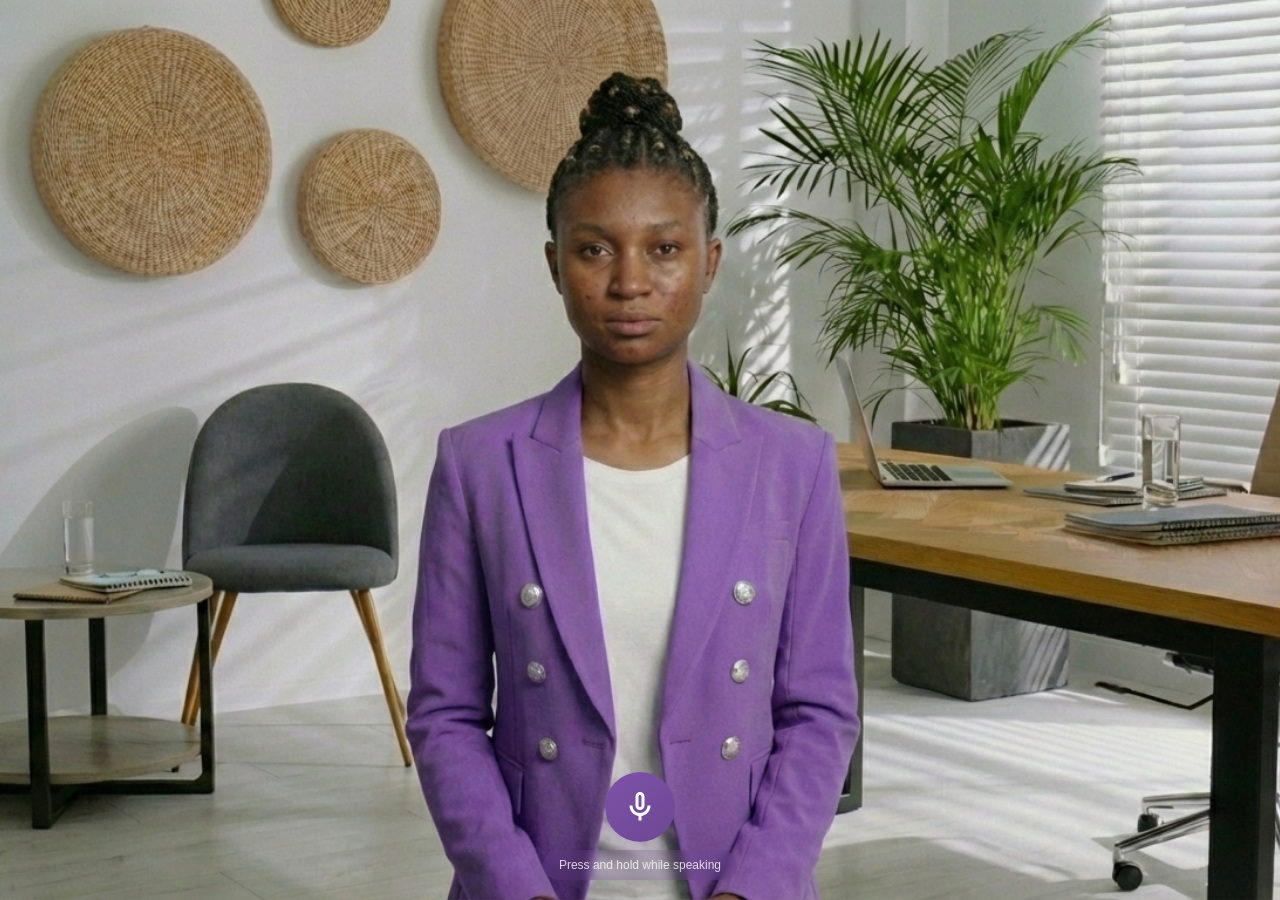
<file: index.html>
<!DOCTYPE html>
<html lang="en">

<head>
    <meta charset="UTF-8">
    <meta name="viewport" content="width=device-width, initial-scale=1.0, maximum-scale=1.0, user-scalable=no">
    <title>Interactive Avatar</title>
    <link rel="stylesheet" href="styles.css">
</head>

<body>
    <div class="app-container">
        <!-- Background Base Image (always visible, prevents black) -->
        <div class="background-layer">
            <img src="assets/base.jpeg" alt="Background" class="base-image" id="baseImage">
        </div>

        <!-- Video Container (on top of background) -->
        <div class="video-container">
            <video id="videoA" class="avatar-video active" playsinline></video>
            <video id="videoB" class="avatar-video" playsinline></video>
        </div>

        <!-- UI Toggle Button (invisible, top-left corner) -->
        <button id="toggleUI" class="toggle-ui-btn" title="Toggle UI"></button>

        <!-- UI Overlay (on top of everything) -->
        <div class="ui-overlay" id="uiOverlay">
            <!-- Top Section: Info Banner -->
            <div class="top-section">
                <div class="info-banner">
                    <div class="info-pill">
                        <span class="label">State</span>
                        <span id="stateText" class="value">Idle</span>
                    </div>
                    <div class="info-pill">
                        <span class="label">Video</span>
                        <span id="videoName" class="value">--</span>
                    </div>
                    <div class="info-pill timer-pill">
                        <span class="label">Time</span>
                        <span id="videoTimer" class="value timer-value">00:00 / 00:00</span>
                    </div>
                </div>
            </div>

            <!-- Bottom Section: Transcription + Button -->
            <div class="bottom-section">
                <!-- Transcription Display -->
                <div class="transcription-container" id="transcriptionContainer">
                    <div class="transcription-header">
                        <div class="transcription-label">Transcription</div>
                        <div class="transcription-status recording" id="transcriptionStatus">Recording</div>
                    </div>
                    <div class="transcription-text" id="transcriptionText" dir="rtl"></div>
                </div>

                <!-- Push to Talk Button -->
                <div class="button-container">
                    <button id="pushToTalk" class="push-to-talk-btn">
                        <div class="btn-inner">
                            <svg class="mic-icon" viewBox="0 0 24 24" fill="currentColor">
                                <path
                                    d="M12 14c1.66 0 3-1.34 3-3V5c0-1.66-1.34-3-3-3S9 3.34 9 5v6c0 1.66 1.34 3 3 3zm-1-9c0-.55.45-1 1-1s1 .45 1 1v6c0 .55-.45 1-1 1s-1-.45-1-1V5z" />
                                <path
                                    d="M17 11c0 2.76-2.24 5-5 5s-5-2.24-5-5H5c0 3.53 2.61 6.43 6 6.92V21h2v-3.08c3.39-.49 6-3.39 6-6.92h-2z" />
                            </svg>
                        </div>
                        <div class="btn-pulse"></div>
                    </button>
                    <div class="button-hint" id="buttonHint">Press and hold while speaking</div>
                </div>
            </div>
        </div>
    </div>

    <script src="agent.js"></script>
    <script src="app.js"></script>
</body>

</html>
</file>
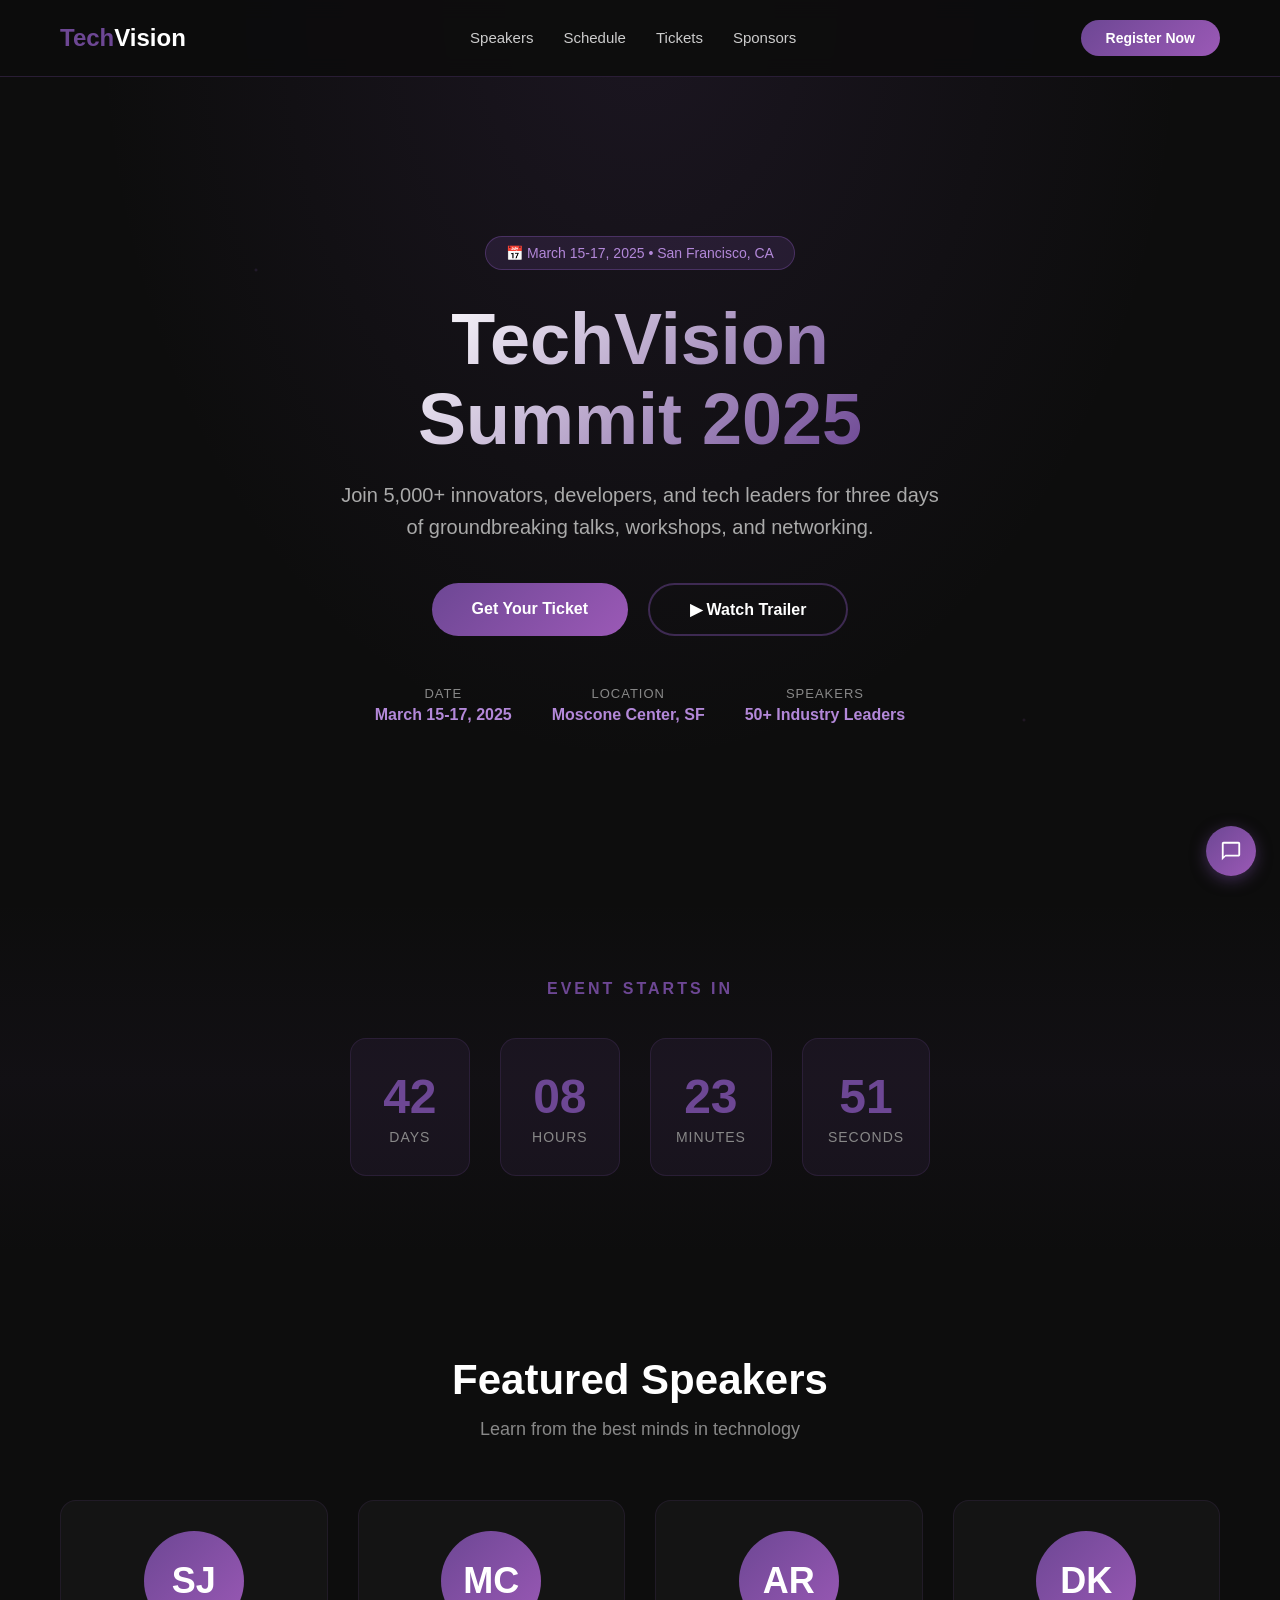
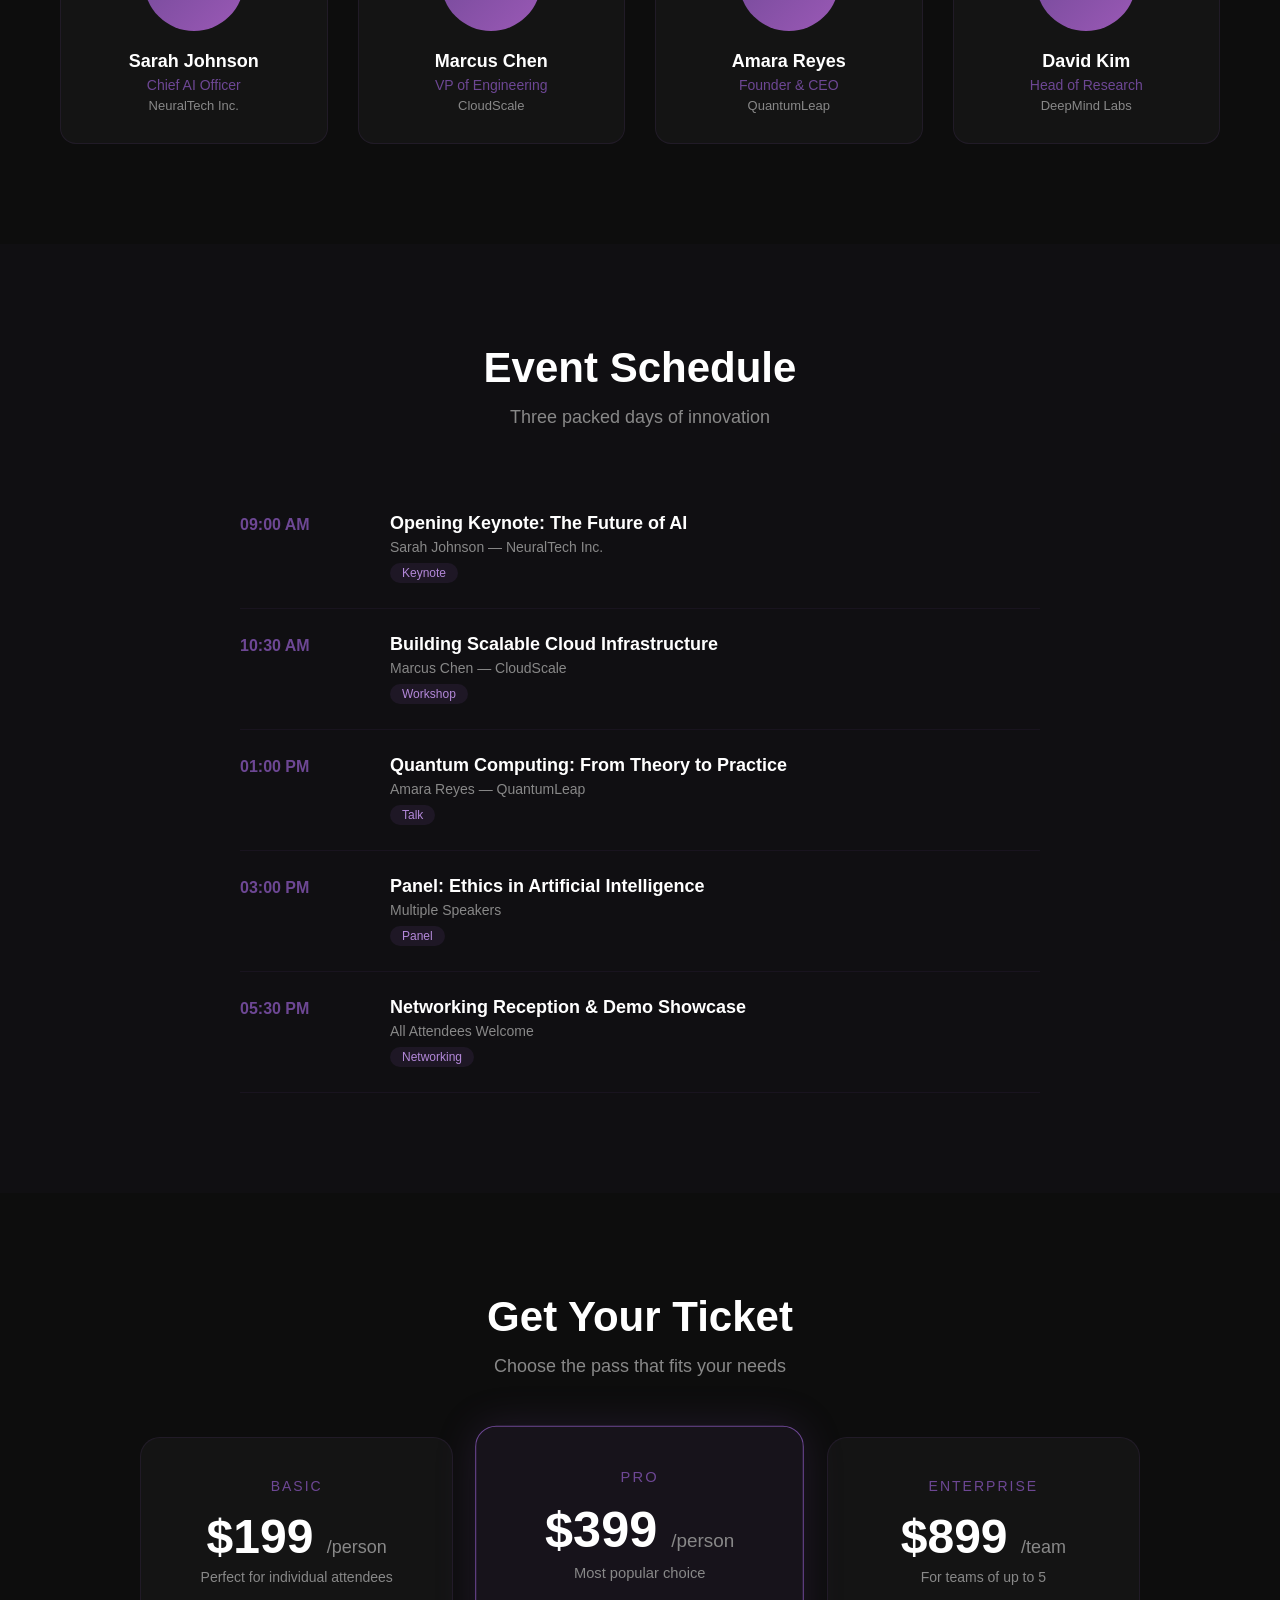
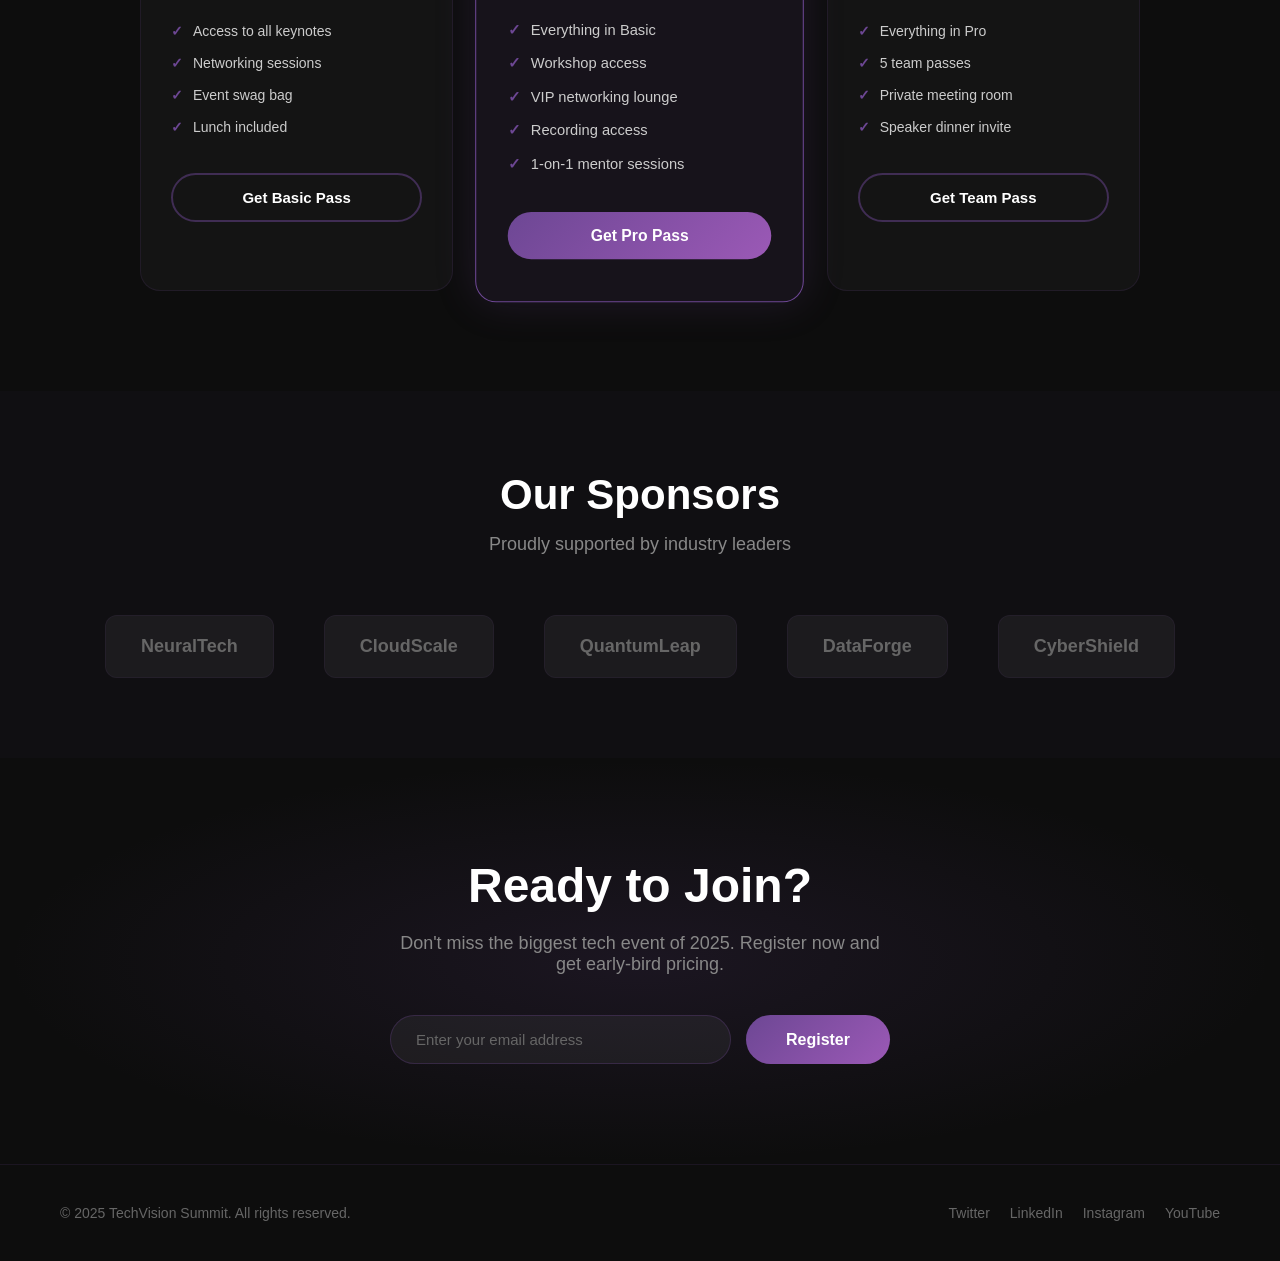
<file: test.html>
<!DOCTYPE html>
<html lang="en">

<head>
    <meta charset="UTF-8">
    <meta name="viewport" content="width=device-width, initial-scale=1.0">
    <title>TechVision Summit 2025</title>
    <style>
        * {
            margin: 0;
            padding: 0;
            box-sizing: border-box;
        }

        body {
            background-color: #0d0d0d;
            color: #ffffff;
            font-family: 'Segoe UI', Arial, sans-serif;
            overflow-x: hidden;
        }

        /* Navigation */
        nav {
            display: flex;
            justify-content: space-between;
            align-items: center;
            padding: 20px 60px;
            background: rgba(13, 13, 13, 0.95);
            position: fixed;
            width: 100%;
            top: 0;
            z-index: 100;
            backdrop-filter: blur(10px);
            border-bottom: 1px solid rgba(109, 71, 148, 0.3);
        }

        nav .logo {
            font-size: 24px;
            font-weight: bold;
            color: #6D4794;
        }

        nav .logo span {
            color: #ffffff;
        }

        nav ul {
            list-style: none;
            display: flex;
            gap: 30px;
        }

        nav ul li a {
            text-decoration: none;
            color: #cccccc;
            font-size: 15px;
            transition: color 0.3s;
        }

        nav ul li a:hover {
            color: #6D4794;
        }

        nav .register-btn {
            background: linear-gradient(135deg, #6D4794, #9b59b6);
            color: white;
            border: none;
            padding: 10px 25px;
            border-radius: 25px;
            cursor: pointer;
            font-size: 14px;
            font-weight: 600;
            transition: transform 0.3s, box-shadow 0.3s;
        }

        nav .register-btn:hover {
            transform: scale(1.05);
            box-shadow: 0 0 20px rgba(109, 71, 148, 0.5);
        }

        /* Hero Section */
        .hero {
            min-height: 100vh;
            display: flex;
            flex-direction: column;
            justify-content: center;
            align-items: center;
            text-align: center;
            padding: 120px 20px 60px;
            background: radial-gradient(ellipse at center top, rgba(109, 71, 148, 0.15) 0%, transparent 60%);
            position: relative;
        }

        .hero::before {
            content: '';
            position: absolute;
            top: 0;
            left: 0;
            width: 100%;
            height: 100%;
            background-image:
                radial-gradient(2px 2px at 20% 30%, rgba(109, 71, 148, 0.3), transparent),
                radial-gradient(2px 2px at 40% 70%, rgba(155, 89, 182, 0.2), transparent),
                radial-gradient(2px 2px at 60% 40%, rgba(109, 71, 148, 0.3), transparent),
                radial-gradient(2px 2px at 80% 80%, rgba(155, 89, 182, 0.2), transparent);
            animation: twinkle 4s ease-in-out infinite alternate;
        }

        @keyframes twinkle {
            0% { opacity: 0.5; }
            100% { opacity: 1; }
        }

        .hero-badge {
            display: inline-block;
            background: rgba(109, 71, 148, 0.2);
            border: 1px solid rgba(109, 71, 148, 0.5);
            padding: 8px 20px;
            border-radius: 25px;
            font-size: 14px;
            color: #b388d9;
            margin-bottom: 30px;
            z-index: 1;
        }

        .hero h1 {
            font-size: 72px;
            font-weight: 800;
            line-height: 1.1;
            margin-bottom: 20px;
            z-index: 1;
            background: linear-gradient(135deg, #ffffff, #6D4794);
            -webkit-background-clip: text;
            -webkit-text-fill-color: transparent;
            background-clip: text;
        }

        .hero p {
            font-size: 20px;
            color: #aaaaaa;
            max-width: 600px;
            margin-bottom: 40px;
            z-index: 1;
            line-height: 1.6;
        }

        .hero-buttons {
            display: flex;
            gap: 20px;
            z-index: 1;
        }

        .btn-primary {
            background: linear-gradient(135deg, #6D4794, #9b59b6);
            color: white;
            border: none;
            padding: 15px 40px;
            border-radius: 30px;
            font-size: 16px;
            font-weight: 600;
            cursor: pointer;
            transition: transform 0.3s, box-shadow 0.3s;
        }

        .btn-primary:hover {
            transform: translateY(-2px);
            box-shadow: 0 10px 30px rgba(109, 71, 148, 0.4);
        }

        .btn-secondary {
            background: transparent;
            color: #ffffff;
            border: 2px solid rgba(109, 71, 148, 0.5);
            padding: 15px 40px;
            border-radius: 30px;
            font-size: 16px;
            font-weight: 600;
            cursor: pointer;
            transition: all 0.3s;
        }

        .btn-secondary:hover {
            background: rgba(109, 71, 148, 0.1);
            border-color: #6D4794;
        }

        .hero-date {
            margin-top: 50px;
            display: flex;
            gap: 40px;
            z-index: 1;
        }

        .hero-date .info-item {
            text-align: center;
        }

        .hero-date .info-item span {
            display: block;
            font-size: 13px;
            color: #888;
            margin-bottom: 5px;
            text-transform: uppercase;
            letter-spacing: 1px;
        }

        .hero-date .info-item strong {
            color: #b388d9;
            font-size: 16px;
        }

        /* Countdown Section */
        .countdown-section {
            padding: 80px 20px;
            text-align: center;
            background: linear-gradient(180deg, transparent, rgba(109, 71, 148, 0.05), transparent);
        }

        .countdown-section h2 {
            font-size: 16px;
            text-transform: uppercase;
            letter-spacing: 3px;
            color: #6D4794;
            margin-bottom: 40px;
        }

        .countdown {
            display: flex;
            justify-content: center;
            gap: 30px;
        }

        .countdown-item {
            background: rgba(109, 71, 148, 0.1);
            border: 1px solid rgba(109, 71, 148, 0.2);
            border-radius: 16px;
            padding: 30px 25px;
            min-width: 120px;
        }

        .countdown-item .number {
            font-size: 48px;
            font-weight: 800;
            color: #6D4794;
            display: block;
        }

        .countdown-item .label {
            font-size: 14px;
            color: #888;
            text-transform: uppercase;
            letter-spacing: 1px;
            margin-top: 5px;
            display: block;
        }

        /* Speakers Section */
        .speakers {
            padding: 100px 60px;
        }

        .section-header {
            text-align: center;
            margin-bottom: 60px;
        }

        .section-header h2 {
            font-size: 42px;
            font-weight: 700;
            margin-bottom: 15px;
        }

        .section-header p {
            color: #888;
            font-size: 18px;
        }

        .speakers-grid {
            display: grid;
            grid-template-columns: repeat(4, 1fr);
            gap: 30px;
            max-width: 1200px;
            margin: 0 auto;
        }

        .speaker-card {
            background: rgba(255, 255, 255, 0.03);
            border: 1px solid rgba(109, 71, 148, 0.15);
            border-radius: 16px;
            padding: 30px;
            text-align: center;
            transition: transform 0.3s, box-shadow 0.3s;
        }

        .speaker-card:hover {
            transform: translateY(-5px);
            box-shadow: 0 10px 40px rgba(109, 71, 148, 0.2);
        }

        .speaker-avatar {
            width: 100px;
            height: 100px;
            border-radius: 50%;
            background: linear-gradient(135deg, #6D4794, #9b59b6);
            margin: 0 auto 20px;
            display: flex;
            align-items: center;
            justify-content: center;
            font-size: 36px;
            font-weight: 700;
            color: white;
        }

        .speaker-card h3 {
            font-size: 18px;
            margin-bottom: 5px;
        }

        .speaker-card .role {
            color: #6D4794;
            font-size: 14px;
            margin-bottom: 5px;
        }

        .speaker-card .company {
            color: #888;
            font-size: 13px;
        }

        /* Schedule Section */
        .schedule {
            padding: 100px 60px;
            background: rgba(109, 71, 148, 0.03);
        }

        .schedule-timeline {
            max-width: 800px;
            margin: 0 auto;
        }

        .schedule-item {
            display: flex;
            gap: 30px;
            padding: 25px 0;
            border-bottom: 1px solid rgba(109, 71, 148, 0.1);
        }

        .schedule-time {
            min-width: 120px;
            color: #6D4794;
            font-weight: 600;
            font-size: 16px;
            padding-top: 3px;
        }

        .schedule-content h3 {
            font-size: 18px;
            margin-bottom: 5px;
        }

        .schedule-content p {
            color: #888;
            font-size: 14px;
        }

        .schedule-tag {
            display: inline-block;
            background: rgba(109, 71, 148, 0.15);
            color: #b388d9;
            padding: 3px 12px;
            border-radius: 12px;
            font-size: 12px;
            margin-top: 8px;
        }

        /* Pricing Section */
        .pricing {
            padding: 100px 60px;
        }

        .pricing-grid {
            display: grid;
            grid-template-columns: repeat(3, 1fr);
            gap: 30px;
            max-width: 1000px;
            margin: 0 auto;
        }

        .pricing-card {
            background: rgba(255, 255, 255, 0.03);
            border: 1px solid rgba(109, 71, 148, 0.15);
            border-radius: 20px;
            padding: 40px 30px;
            text-align: center;
            transition: transform 0.3s;
        }

        .pricing-card.featured {
            border-color: #6D4794;
            background: rgba(109, 71, 148, 0.1);
            transform: scale(1.05);
            box-shadow: 0 0 40px rgba(109, 71, 148, 0.2);
        }

        .pricing-card .plan-name {
            font-size: 14px;
            text-transform: uppercase;
            letter-spacing: 2px;
            color: #6D4794;
            margin-bottom: 15px;
        }

        .pricing-card .price {
            font-size: 48px;
            font-weight: 800;
            margin-bottom: 5px;
        }

        .pricing-card .price span {
            font-size: 18px;
            color: #888;
            font-weight: 400;
        }

        .pricing-card .plan-desc {
            color: #888;
            font-size: 14px;
            margin-bottom: 30px;
        }

        .pricing-card ul {
            list-style: none;
            text-align: left;
            margin-bottom: 30px;
        }

        .pricing-card ul li {
            padding: 8px 0;
            color: #ccc;
            font-size: 14px;
        }

        .pricing-card ul li::before {
            content: '✓';
            color: #6D4794;
            margin-right: 10px;
            font-weight: bold;
        }

        .pricing-card button {
            width: 100%;
            padding: 14px;
            border-radius: 25px;
            border: none;
            font-size: 15px;
            font-weight: 600;
            cursor: pointer;
            transition: all 0.3s;
        }

        .pricing-card button.btn-outline {
            background: transparent;
            border: 2px solid rgba(109, 71, 148, 0.5);
            color: white;
        }

        .pricing-card button.btn-outline:hover {
            background: rgba(109, 71, 148, 0.1);
        }

        .pricing-card.featured button {
            background: linear-gradient(135deg, #6D4794, #9b59b6);
            color: white;
        }

        .pricing-card.featured button:hover {
            box-shadow: 0 5px 20px rgba(109, 71, 148, 0.4);
        }

        /* Sponsors Section */
        .sponsors {
            padding: 80px 60px;
            text-align: center;
            background: rgba(109, 71, 148, 0.03);
        }

        .sponsors-logos {
            display: flex;
            justify-content: center;
            align-items: center;
            gap: 50px;
            flex-wrap: wrap;
            margin-top: 40px;
        }

        .sponsor-logo {
            background: rgba(255, 255, 255, 0.05);
            border: 1px solid rgba(109, 71, 148, 0.1);
            border-radius: 12px;
            padding: 20px 35px;
            color: #666;
            font-size: 18px;
            font-weight: 600;
            transition: all 0.3s;
        }

        .sponsor-logo:hover {
            border-color: rgba(109, 71, 148, 0.3);
            color: #999;
        }

        /* CTA Section */
        .cta {
            padding: 100px 60px;
            text-align: center;
            background: radial-gradient(ellipse at center, rgba(109, 71, 148, 0.15) 0%, transparent 70%);
        }

        .cta h2 {
            font-size: 48px;
            font-weight: 700;
            margin-bottom: 20px;
        }

        .cta p {
            color: #888;
            font-size: 18px;
            margin-bottom: 40px;
            max-width: 500px;
            margin-left: auto;
            margin-right: auto;
        }

        .cta .email-form {
            display: flex;
            gap: 15px;
            justify-content: center;
            max-width: 500px;
            margin: 0 auto;
        }

        .cta .email-form input {
            flex: 1;
            padding: 15px 25px;
            border-radius: 30px;
            border: 1px solid rgba(109, 71, 148, 0.3);
            background: rgba(255, 255, 255, 0.05);
            color: white;
            font-size: 15px;
            outline: none;
        }

        .cta .email-form input::placeholder {
            color: #666;
        }

        .cta .email-form input:focus {
            border-color: #6D4794;
        }

        /* Footer */
        footer {
            padding: 40px 60px;
            border-top: 1px solid rgba(109, 71, 148, 0.15);
            display: flex;
            justify-content: space-between;
            align-items: center;
            color: #666;
            font-size: 14px;
        }

        footer .social-links {
            display: flex;
            gap: 20px;
        }

        footer .social-links a {
            color: #666;
            text-decoration: none;
            transition: color 0.3s;
        }

        footer .social-links a:hover {
            color: #6D4794;
        }

        /* Responsive */
        @media (max-width: 768px) {
            nav {
                padding: 15px 20px;
            }

            nav ul {
                display: none;
            }

            .hero h1 {
                font-size: 40px;
            }

            .speakers-grid {
                grid-template-columns: repeat(2, 1fr);
            }

            .pricing-grid {
                grid-template-columns: 1fr;
            }

            .pricing-card.featured {
                transform: none;
            }

            .countdown {
                flex-wrap: wrap;
            }

            .hero-date {
                flex-wrap: wrap;
                justify-content: center;
            }
        }
    </style>
</head>

<body>

    <!-- Navigation -->
    <nav>
        <div class="logo">Tech<span>Vision</span></div>
        <ul>
            <li><a href="#speakers">Speakers</a></li>
            <li><a href="#schedule">Schedule</a></li>
            <li><a href="#pricing">Tickets</a></li>
            <li><a href="#sponsors">Sponsors</a></li>
        </ul>
        <button class="register-btn">Register Now</button>
    </nav>

    <!-- Hero Section -->
    <section class="hero">
        <div class="hero-badge">📅 March 15-17, 2025 • San Francisco, CA</div>
        <h1>TechVision<br>Summit 2025</h1>
        <p>Join 5,000+ innovators, developers, and tech leaders for three days of groundbreaking talks, workshops, and networking.</p>
        <div class="hero-buttons">
            <button class="btn-primary">Get Your Ticket</button>
            <button class="btn-secondary">▶ Watch Trailer</button>
        </div>
        <div class="hero-date">
            <div class="info-item">
                <span>Date</span>
                <strong>March 15-17, 2025</strong>
            </div>
            <div class="info-item">
                <span>Location</span>
                <strong>Moscone Center, SF</strong>
            </div>
            <div class="info-item">
                <span>Speakers</span>
                <strong>50+ Industry Leaders</strong>
            </div>
        </div>
    </section>

    <!-- Countdown -->
    <section class="countdown-section">
        <h2>Event Starts In</h2>
        <div class="countdown">
            <div class="countdown-item">
                <span class="number" id="days">42</span>
                <span class="label">Days</span>
            </div>
            <div class="countdown-item">
                <span class="number" id="hours">08</span>
                <span class="label">Hours</span>
            </div>
            <div class="countdown-item">
                <span class="number" id="minutes">23</span>
                <span class="label">Minutes</span>
            </div>
            <div class="countdown-item">
                <span class="number" id="seconds">51</span>
                <span class="label">Seconds</span>
            </div>
        </div>
    </section>

    <!-- Speakers -->
    <section class="speakers" id="speakers">
        <div class="section-header">
            <h2>Featured Speakers</h2>
            <p>Learn from the best minds in technology</p>
        </div>
        <div class="speakers-grid">
            <div class="speaker-card">
                <div class="speaker-avatar">SJ</div>
                <h3>Sarah Johnson</h3>
                <p class="role">Chief AI Officer</p>
                <p class="company">NeuralTech Inc.</p>
            </div>
            <div class="speaker-card">
                <div class="speaker-avatar">MC</div>
                <h3>Marcus Chen</h3>
                <p class="role">VP of Engineering</p>
                <p class="company">CloudScale</p>
            </div>
            <div class="speaker-card">
                <div class="speaker-avatar">AR</div>
                <h3>Amara Reyes</h3>
                <p class="role">Founder & CEO</p>
                <p class="company">QuantumLeap</p>
            </div>
            <div class="speaker-card">
                <div class="speaker-avatar">DK</div>
                <h3>David Kim</h3>
                <p class="role">Head of Research</p>
                <p class="company">DeepMind Labs</p>
            </div>
        </div>
    </section>

    <!-- Schedule -->
    <section class="schedule" id="schedule">
        <div class="section-header">
            <h2>Event Schedule</h2>
            <p>Three packed days of innovation</p>
        </div>
        <div class="schedule-timeline">
            <div class="schedule-item">
                <div class="schedule-time">09:00 AM</div>
                <div class="schedule-content">
                    <h3>Opening Keynote: The Future of AI</h3>
                    <p>Sarah Johnson — NeuralTech Inc.</p>
                    <span class="schedule-tag">Keynote</span>
                </div>
            </div>
            <div class="schedule-item">
                <div class="schedule-time">10:30 AM</div>
                <div class="schedule-content">
                    <h3>Building Scalable Cloud Infrastructure</h3>
                    <p>Marcus Chen — CloudScale</p>
                    <span class="schedule-tag">Workshop</span>
                </div>
            </div>
            <div class="schedule-item">
                <div class="schedule-time">01:00 PM</div>
                <div class="schedule-content">
                    <h3>Quantum Computing: From Theory to Practice</h3>
                    <p>Amara Reyes — QuantumLeap</p>
                    <span class="schedule-tag">Talk</span>
                </div>
            </div>
            <div class="schedule-item">
                <div class="schedule-time">03:00 PM</div>
                <div class="schedule-content">
                    <h3>Panel: Ethics in Artificial Intelligence</h3>
                    <p>Multiple Speakers</p>
                    <span class="schedule-tag">Panel</span>
                </div>
            </div>
            <div class="schedule-item">
                <div class="schedule-time">05:30 PM</div>
                <div class="schedule-content">
                    <h3>Networking Reception & Demo Showcase</h3>
                    <p>All Attendees Welcome</p>
                    <span class="schedule-tag">Networking</span>
                </div>
            </div>
        </div>
    </section>

    <!-- Pricing -->
    <section class="pricing" id="pricing">
        <div class="section-header">
            <h2>Get Your Ticket</h2>
            <p>Choose the pass that fits your needs</p>
        </div>
        <div class="pricing-grid">
            <div class="pricing-card">
                <div class="plan-name">Basic</div>
                <div class="price">$199 <span>/person</span></div>
                <p class="plan-desc">Perfect for individual attendees</p>
                <ul>
                    <li>Access to all keynotes</li>
                    <li>Networking sessions</li>
                    <li>Event swag bag</li>
                    <li>Lunch included</li>
                </ul>
                <button class="btn-outline">Get Basic Pass</button>
            </div>
            <div class="pricing-card featured">
                <div class="plan-name">Pro</div>
                <div class="price">$399 <span>/person</span></div>
                <p class="plan-desc">Most popular choice</p>
                <ul>
                    <li>Everything in Basic</li>
                    <li>Workshop access</li>
                    <li>VIP networking lounge</li>
                    <li>Recording access</li>
                    <li>1-on-1 mentor sessions</li>
                </ul>
                <button>Get Pro Pass</button>
            </div>
            <div class="pricing-card">
                <div class="plan-name">Enterprise</div>
                <div class="price">$899 <span>/team</span></div>
                <p class="plan-desc">For teams of up to 5</p>
                <ul>
                    <li>Everything in Pro</li>
                    <li>5 team passes</li>
                    <li>Private meeting room</li>
                    <li>Speaker dinner invite</li>
                </ul>
                <button class="btn-outline">Get Team Pass</button>
            </div>
        </div>
    </section>

    <!-- Sponsors -->
    <section class="sponsors" id="sponsors">
        <div class="section-header">
            <h2>Our Sponsors</h2>
            <p>Proudly supported by industry leaders</p>
        </div>
        <div class="sponsors-logos">
            <div class="sponsor-logo">NeuralTech</div>
            <div class="sponsor-logo">CloudScale</div>
            <div class="sponsor-logo">QuantumLeap</div>
            <div class="sponsor-logo">DataForge</div>
            <div class="sponsor-logo">CyberShield</div>
        </div>
    </section>

    <!-- CTA -->
    <section class="cta">
        <h2>Ready to Join?</h2>
        <p>Don't miss the biggest tech event of 2025. Register now and get early-bird pricing.</p>
        <div class="email-form">
            <input type="email" placeholder="Enter your email address">
            <button class="btn-primary">Register</button>
        </div>
    </section>

    <!-- Footer -->
    <footer>
        <p>© 2025 TechVision Summit. All rights reserved.</p>
        <div class="social-links">
            <a href="#">Twitter</a>
            <a href="#">LinkedIn</a>
            <a href="#">Instagram</a>
            <a href="#">YouTube</a>
        </div>
    </footer>

    <!-- Countdown Timer -->
    <script>
        function updateCountdown() {
            const eventDate = new Date('2025-03-15T09:00:00').getTime();
            const now = new Date().getTime();
            const diff = eventDate - now;

            if (diff > 0) {
                document.getElementById('days').textContent = String(Math.floor(diff / (1000 * 60 * 60 * 24))).padStart(2, '0');
                document.getElementById('hours').textContent = String(Math.floor((diff % (1000 * 60 * 60 * 24)) / (1000 * 60 * 60))).padStart(2, '0');
                document.getElementById('minutes').textContent = String(Math.floor((diff % (1000 * 60 * 60)) / (1000 * 60))).padStart(2, '0');
                document.getElementById('seconds').textContent = String(Math.floor((diff % (1000 * 60)) / 1000)).padStart(2, '0');
            }
        }
        updateCountdown();
        setInterval(updateCountdown, 1000);
    </script>

    <!-- Avatar Widget (injected by script) -->
    <script src="avatar-script.js"></script>

</body>

</html>
</file>
<file: styles.css>
* {
    margin: 0;
    padding: 0;
    box-sizing: border-box;
}

html,
body {
    width: 100%;
    height: 100%;
    overflow: hidden;
    font-family: 'Segoe UI', Tahoma, Geneva, Verdana, sans-serif;
    background: #000;
    color: #fff;
}

.app-container {
    position: fixed;
    top: 0;
    left: 0;
    width: 100%;
    height: 100%;
    overflow: hidden;
}

/* ==================== BACKGROUND LAYER ==================== */
.background-layer {
    position: absolute;
    top: 0;
    left: 0;
    width: 100%;
    height: 100%;
    z-index: 0;
    background: linear-gradient(180deg, #87CEEB 0%, #B0C4DE 50%, #ADD8E6 100%);
}

.base-image {
    width: 100%;
    height: 100%;
    object-fit: cover;
}

/* ==================== VIDEO CONTAINER ==================== */
.video-container {
    position: absolute;
    top: 0;
    left: 0;
    width: 100%;
    height: 100%;
    z-index: 1;
}

.avatar-video {
    position: absolute;
    top: 0;
    left: 0;
    width: 100%;
    height: 100%;
    object-fit: cover;
    opacity: 0;
    transition: opacity 0.4s ease-in-out;
    z-index: 1;
}

.avatar-video.active {
    opacity: 1;
    z-index: 3;
}

.avatar-video.previous {
    opacity: 1;
    z-index: 2;
}

.avatar-video.fading-out {
    opacity: 0;
    z-index: 2;
}

/* ==================== UI TOGGLE BUTTON ==================== */
.toggle-ui-btn {
    position: absolute;
    top: 10px;
    left: 10px;
    width: 40px;
    height: 40px;
    z-index: 100;
    background: transparent;
    border: none;
    cursor: pointer;
    opacity: 0;
    transition: opacity 0.3s ease;
}

.toggle-ui-btn:hover {
    opacity: 0.3;
    background: rgba(255, 255, 255, 0.1);
    border-radius: 8px;
}

/* ==================== UI OVERLAY ==================== */
.ui-overlay {
    position: absolute;
    top: 0;
    left: 0;
    width: 100%;
    height: 100%;
    z-index: 10;
    pointer-events: none;
    display: flex;
    flex-direction: column;
    justify-content: flex-end;
    padding: 10px 20px;
    transition: opacity 0.3s ease;
}

.ui-overlay.hidden {
    opacity: 0;
    pointer-events: none !important;
}

.ui-overlay.hidden * {
    pointer-events: none !important;
}

/* ==================== TOP SECTION ==================== */
.top-section {
    pointer-events: auto;
    display: none;
    justify-content: center;
}

.info-banner {
    display: flex;
    gap: 15px;
    flex-wrap: wrap;
    justify-content: center;
}

.info-pill {
    background: rgba(0, 0, 0, 0.6);
    backdrop-filter: blur(10px);
    -webkit-backdrop-filter: blur(10px);
    border: 1px solid rgba(255, 255, 255, 0.15);
    padding: 10px 18px;
    border-radius: 30px;
    display: flex;
    align-items: center;
    gap: 10px;
    font-size: 13px;
}

.label {
    text-transform: uppercase;
    font-size: 10px;
    color: rgba(255, 255, 255, 0.5);
    letter-spacing: 1px;
}

.value {
    font-weight: 600;
    color: #fff;
    font-family: 'Consolas', 'Monaco', monospace;
}

.value.idle {
    color: #6D4794;
}

.value.listening {
    color: #A855F7;
}

.value.processing {
    color: #8B5FBF;
    animation: pulse-text 1s infinite;
}

.value.speaking {
    color: #C084FC;
}

@keyframes pulse-text {

    0%,
    100% {
        opacity: 1;
    }

    50% {
        opacity: 0.6;
    }
}

.timer-pill {
    min-width: 160px;
}

.timer-value {
    font-variant-numeric: tabular-nums;
    letter-spacing: 0.5px;
}

/* ==================== BOTTOM SECTION ==================== */
.bottom-section {
    pointer-events: auto;
    display: flex;
    flex-direction: column;
    align-items: center;
    gap: 10px;
    padding-bottom: 10px;
}

/* ==================== TRANSCRIPTION ==================== */
.transcription-container {
    background: rgba(109, 71, 148, 0.15);
    backdrop-filter: blur(10px);
    -webkit-backdrop-filter: blur(10px);
    border: 1px solid rgba(109, 71, 148, 0.3);
    padding: 8px 16px;
    border-radius: 20px;
    max-width: 400px;
    width: auto;
    min-width: 120px;
    opacity: 0;
    transform: translateY(5px);
    transition: opacity 0.3s ease, transform 0.3s ease;
    pointer-events: none;
}

.transcription-container.visible {
    opacity: 1;
    transform: translateY(0);
    pointer-events: auto;
}

.transcription-header {
    display: none;
}

.transcription-text {
    font-size: 0.85rem;
    color: rgba(255, 255, 255, 0.9);
    text-align: center;
    font-family: 'Segoe UI', Tahoma, Geneva, Verdana, sans-serif;
    min-height: 0;
    line-height: 1.4;
    padding: 0;
    border-top: none;
}

/* ==================== BUTTON ==================== */
.button-container {
    display: flex;
    flex-direction: column;
    align-items: center;
    gap: 8px;
}

.push-to-talk-btn {
    position: relative;
    width: 70px;
    height: 70px;
    border-radius: 50%;
    border: none;
    background: linear-gradient(145deg, #7E52A8, #6D4794);
    cursor: pointer;
    transition: all 0.2s ease;
    box-shadow: 0 8px 30px rgba(109, 71, 148, 0.4);
}

.push-to-talk-btn:hover {
    transform: scale(1.05);
    box-shadow: 0 12px 40px rgba(109, 71, 148, 0.5);
}

.push-to-talk-btn.disabled {
    opacity: 0.5;
    cursor: not-allowed;
    pointer-events: none;
    transform: scale(0.95);
    background: linear-gradient(145deg, #6b7280, #4b5563);
    box-shadow: 0 5px 20px rgba(107, 114, 128, 0.3);
}

.push-to-talk-btn:active,
.push-to-talk-btn.active {
    transform: scale(0.95);
    background: linear-gradient(145deg, #A855F7, #8B3FD4);
    box-shadow: 0 5px 25px rgba(168, 85, 247, 0.5);
}

.btn-inner {
    display: flex;
    align-items: center;
    justify-content: center;
    width: 100%;
    height: 100%;
}

.mic-icon {
    width: 36px;
    height: 36px;
    color: white;
}

.btn-pulse {
    position: absolute;
    top: 0;
    left: 0;
    width: 100%;
    height: 100%;
    border-radius: 50%;
    border: 3px solid rgba(109, 71, 148, 0.5);
    opacity: 0;
    pointer-events: none;
}

.push-to-talk-btn.active .btn-pulse {
    animation: btn-ripple 1s infinite;
    border-color: rgba(168, 85, 247, 0.5);
}

@keyframes btn-ripple {
    0% {
        transform: scale(1);
        opacity: 1;
    }

    100% {
        transform: scale(1.5);
        opacity: 0;
    }
}

.button-hint {
    background: rgba(109, 71, 148, 0.2);
    backdrop-filter: blur(5px);
    -webkit-backdrop-filter: blur(5px);
    padding: 8px 16px;
    border-radius: 20px;
    font-size: 12px;
    color: rgba(255, 255, 255, 0.8);
    transition: all 0.3s ease;
}

.button-hint.recording {
    color: #C084FC;
    background: rgba(168, 85, 247, 0.2);
}

/* ==================== RESPONSIVE ==================== */
@media (max-width: 600px) {
    .ui-overlay {
        padding: 15px;
    }

    .info-banner {
        gap: 8px;
    }

    .info-pill {
        padding: 8px 12px;
        font-size: 11px;
    }

    .timer-pill {
        min-width: 140px;
    }

    .push-to-talk-btn {
        width: 75px;
        height: 75px;
    }

    .mic-icon {
        width: 30px;
        height: 30px;
    }
}

@media (max-height: 500px) {
    .ui-overlay {
        padding: 10px;
    }

    .push-to-talk-btn {
        width: 60px;
        height: 60px;
    }

    .button-hint {
        font-size: 10px;
        padding: 5px 10px;
    }
}
</file>
